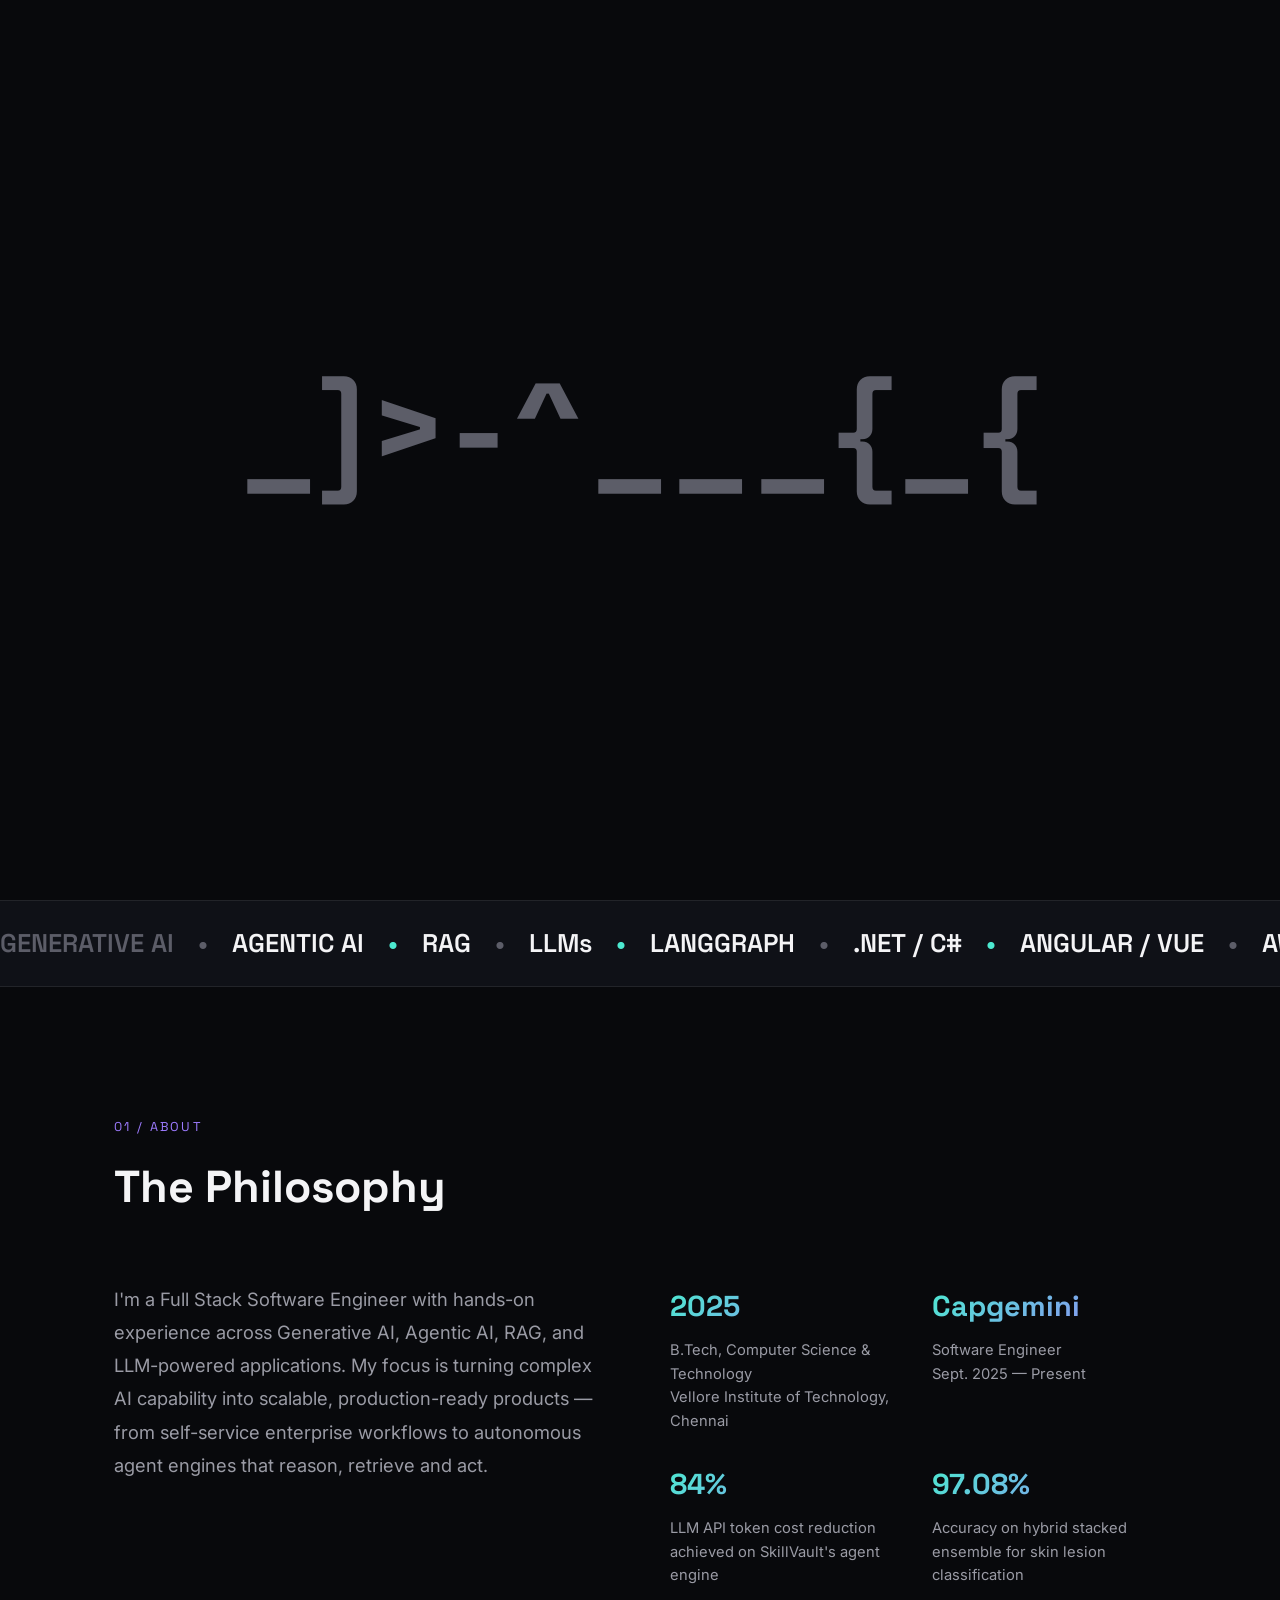
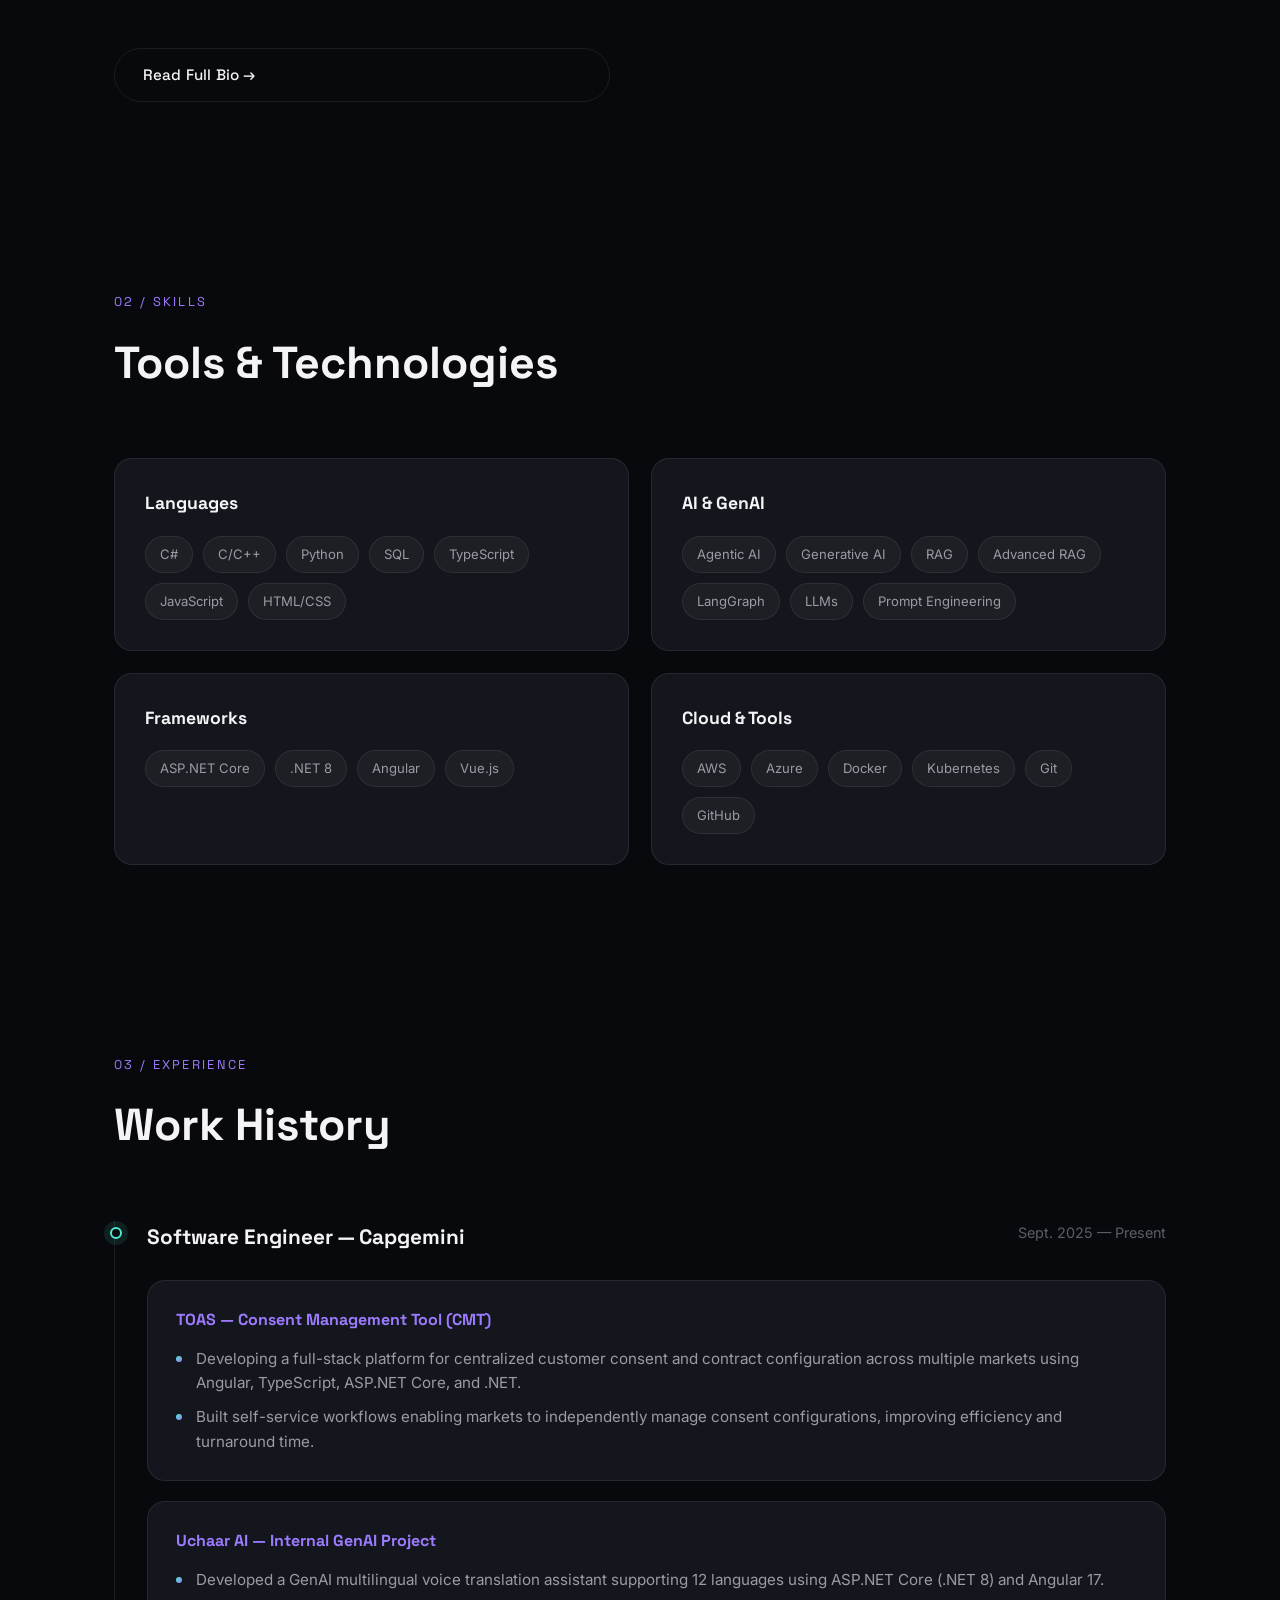
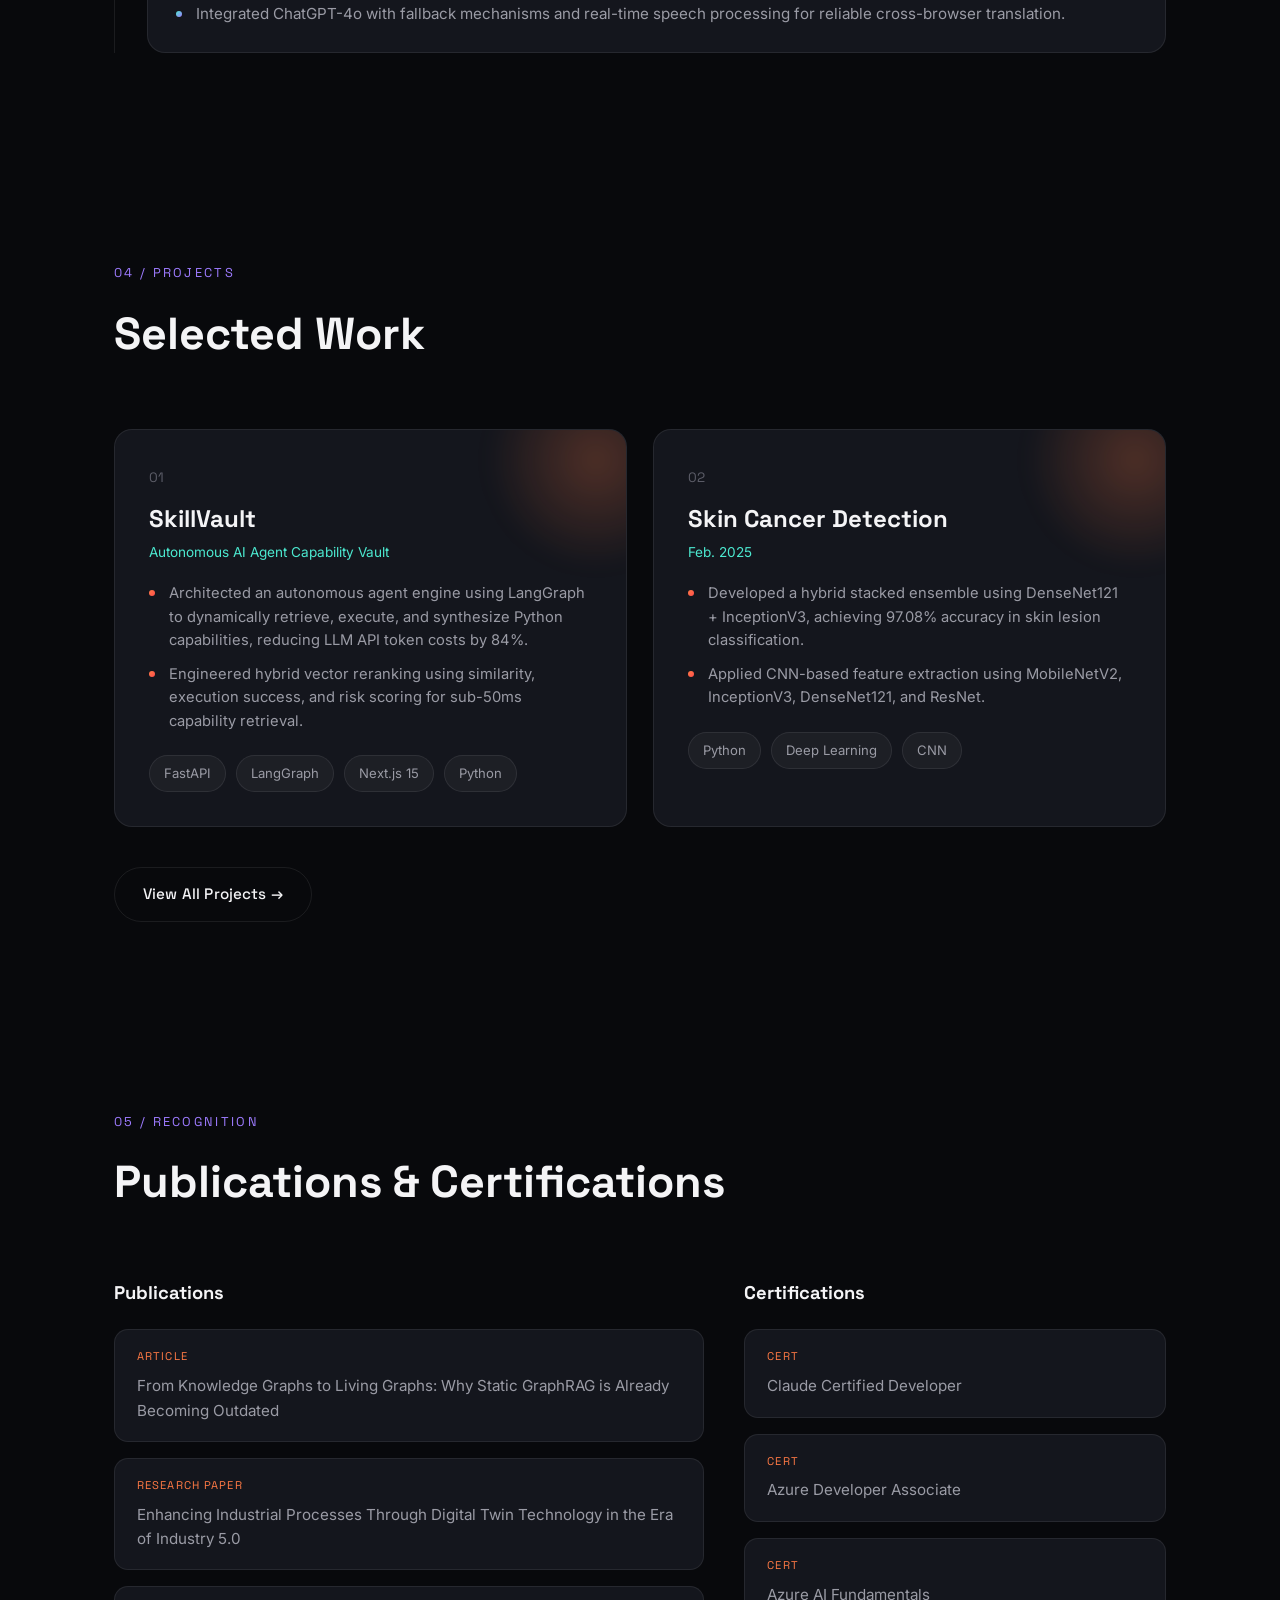
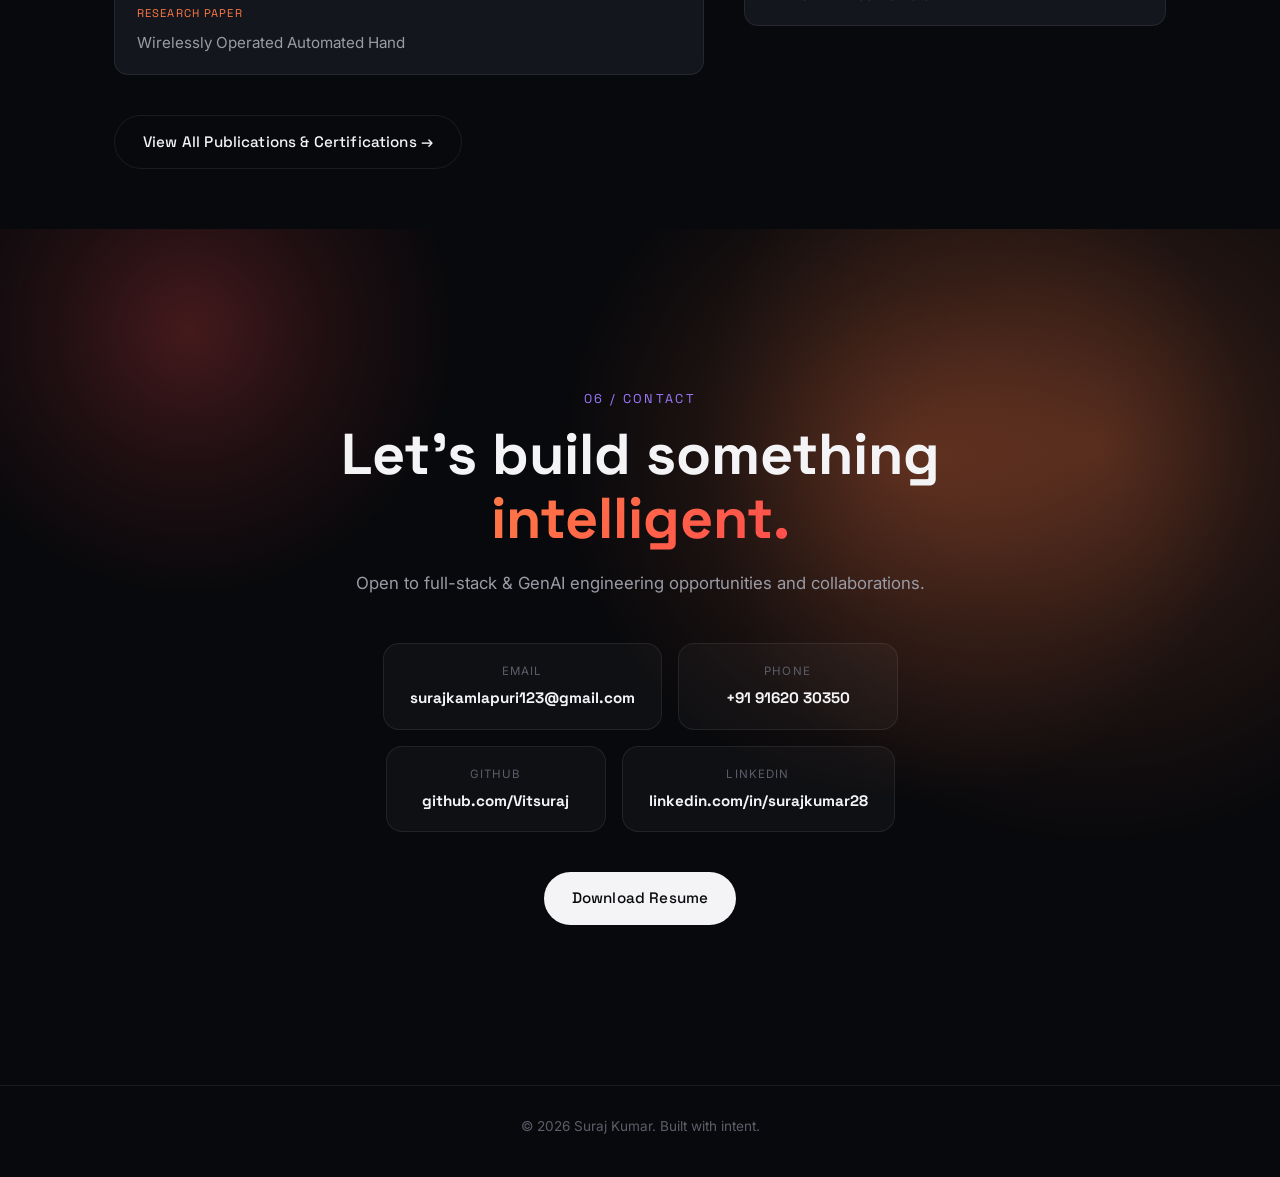
<file: index.html>
<!DOCTYPE html>
<html lang="en">
<head>
<meta charset="UTF-8" />
<meta name="viewport" content="width=device-width, initial-scale=1.0" />
<title>Suraj Kumar — Full Stack, AI &amp; LLM Engineer | GenAI, Agentic AI, RAG</title>
<meta name="description" content="Suraj Kumar is a Full Stack Software Engineer and AI/LLM Engineer building Generative AI, Agentic AI, RAG and LLM-powered applications. Explore projects, experience &amp; publications." />
<link rel="canonical" href="https://vitsuraj.github.io/suraj_portfolio/" />
<link rel="icon" type="image/png" href="assets/img/profile.png" />
<meta property="og:type" content="website" />
<meta property="og:site_name" content="Suraj Kumar — Portfolio" />
<meta property="og:title" content="Suraj Kumar — Full Stack, AI &amp; LLM Engineer" />
<meta property="og:description" content="Suraj Kumar is a Full Stack Software Engineer and AI/LLM Engineer building Generative AI, Agentic AI, RAG and LLM-powered applications." />
<meta property="og:url" content="https://vitsuraj.github.io/suraj_portfolio/" />
<meta property="og:image" content="https://vitsuraj.github.io/suraj_portfolio/assets/img/profile.png" />
<meta name="twitter:card" content="summary" />
<meta name="twitter:title" content="Suraj Kumar — Full Stack, AI &amp; LLM Engineer" />
<meta name="twitter:description" content="Suraj Kumar is a Full Stack Software Engineer and AI/LLM Engineer building Generative AI, Agentic AI, RAG and LLM-powered applications." />
<title>Suraj Kumar — Full Stack &amp; GenAI Engineer</title>
<meta name="description" content="Suraj Kumar — Full Stack Software Engineer specializing in Generative AI, Agentic AI, RAG and LLM-powered applications." />
<link rel="preconnect" href="https://fonts.googleapis.com">
<link rel="preconnect" href="https://fonts.gstatic.com" crossorigin>
<link href="https://fonts.googleapis.com/css2?family=Space+Grotesk:wght@400;500;600;700&family=Inter:wght@300;400;500;600;700&display=swap" rel="stylesheet">
<link rel="stylesheet" href="css/style.css" />
<script>document.documentElement.classList.add('js');</script>
<script type="application/ld+json">
{
  "@context": "https://schema.org",
  "@type": "Person",
  "name": "Suraj Kumar",
  "url": "https://vitsuraj.github.io/suraj_portfolio/",
  "image": "https://vitsuraj.github.io/suraj_portfolio/assets/img/profile.png",
  "jobTitle": "Full Stack Software Engineer | AI &amp; LLM Engineer",
  "description": "Suraj Kumar is a Full Stack Software Engineer and AI/LLM Engineer specializing in Generative AI, Agentic AI, RAG and LLM-powered applications.",
  "worksFor": {
    "@type": "Organization",
    "name": "Capgemini"
  },
  "alumniOf": {
    "@type": "CollegeOrUniversity",
    "name": "Vellore Institute of Technology, Chennai"
  },
  "email": "mailto:surajkamlapuri123@gmail.com",
  "sameAs": [
    "https://github.com/Vitsuraj",
    "https://www.linkedin.com/in/surajkumar28/"
  ],
  "knowsAbout": [
    "Artificial Intelligence",
    "AI Engineering",
    "Generative AI",
    "Agentic AI",
    "RAG",
    "Large Language Models",
    "LLM",
    "LangGraph",
    "ASP.NET Core",
    "Angular",
    "Vue.js"
  ]
}
</script>
</head>
<body class="is-loading">

  <!-- PRELOADER: percentage counter + name, fades into the name-reveal intro -->
  <div class="preloader" id="preloader" role="status" aria-live="polite">
    <div class="preloader__inner">
      <span class="preloader__count" id="preloaderCount">0</span>
      <span class="preloader__name">Suraj Kumar</span>
      <div class="preloader__bar">
        <span class="preloader__bar-fill" id="preloaderBarFill"></span>
      </div>
    </div>
  </div>

  <!-- INTRO NAME REVEAL: large glitch/scramble reveal of the name before the site appears -->
  <div class="intro-name" id="introName" aria-hidden="true">
    <span class="intro-name__glow intro-name__glow--warm"></span>
    <span class="intro-name__glow intro-name__glow--cool"></span>
    <div class="intro-name__body">
      <h1 class="intro-name__text" id="introNameText"><span id="introNameScramble"></span></h1>
      <p class="intro-name__tagline" id="introNameTagline">Full Stack Engineer · GenAI · Agentic AI</p>
    </div>
    <span class="intro-name__scanlines"></span>
  </div>

  <!-- Custom cursor glow -->
  <div class="cursor-glow" id="cursorGlow"></div>

  <!-- Image cursor: replaces the pointer with a soft glow that reveals the
       matching crop of the hover (x-ray) portrait, aligned to wherever it
       sits over the photo -->
  <div class="image-cursor" id="imageCursor" aria-hidden="true">
    <span class="image-cursor__glow"></span>
    <div class="image-cursor__crop" id="imageCursorCrop"></div>
  </div>

  <!-- NAV -->
  <header class="nav" id="nav">
    <a href="#home" class="nav__logo">SK<span class="dot">.</span></a>

    <nav class="nav__links" id="navLinks">
      <a href="#home">Home</a>
      <a href="#about">About</a>
      <a href="#skills">Skills</a>
      <a href="#experience">Experience</a>
      <a href="#projects">Projects</a>
      <a href="#publications">Publications</a>
      <a href="#contact">Contact</a>
    </nav>

    <a class="btn btn--ghost nav__cta" href="assets/resume/Suraj_Kumar_Resume.pdf" download>Resume</a>

    <button class="nav__burger" id="burger" aria-label="Toggle menu">
      <span></span><span></span><span></span>
    </button>
  </header>

  <!-- HERO -->
  <section class="hero" id="home">
    <canvas class="blob-canvas" id="heroBlob"></canvas>

    <div class="hero__inner">
      <div class="hero__text">
        <p class="eyebrow reveal">Full Stack Engineer · GenAI · Agentic AI · RAG</p>
        <h1 class="hero__title">
          <span class="reveal">Engineering</span>
          <span class="reveal">Intelligence</span>
          <span class="reveal"><em>Beyond</em> the Ordinary.</span>
        </h1>
        <p class="hero__subtitle reveal">
          I'm Suraj Kumar — a Full Stack Software Engineer who builds scalable,
          production-ready platforms and weaves LLM-powered intelligence into
          real-world applications.
        </p>
        <div class="hero__actions reveal">
          <a href="#projects" class="btn btn--primary">View Work</a>
          <a href="#contact" class="btn btn--outline">Let's Talk</a>
        </div>
      </div>

      <div class="hero__portrait reveal">
        <div class="portrait-ring"></div>
        <div class="portrait-ring portrait-ring--2"></div>
        <div class="portrait-glow"></div>

        <div class="portrait-figure" id="portraitFigure">
          <img class="portrait-photo" src="assets/img/profile.png" alt="Suraj Kumar" />

          <!-- Skeleton / x-ray scan overlay — masked to the photo's alpha silhouette -->
          <div class="portrait-skeleton">
            <div class="portrait-skeleton__grid"></div>
            <svg class="portrait-skeleton__svg" viewBox="0 0 100 100" preserveAspectRatio="none">
              <g class="skeleton-lines">
                <line x1="43" y1="33" x2="63" y2="28" />
                <line x1="63" y1="28" x2="74" y2="38" />
                <line x1="43" y1="33" x2="38" y2="47" />
                <line x1="38" y1="47" x2="42" y2="58" />
                <line x1="42" y1="58" x2="40" y2="66" />
                <line x1="40" y1="66" x2="60" y2="70" />
                <line x1="60" y1="70" x2="74" y2="38" />
                <line x1="74" y1="38" x2="72" y2="50" />
                <line x1="43" y1="33" x2="30" y2="20" />
                <line x1="63" y1="28" x2="55" y2="12" />
              </g>
              <g class="skeleton-nodes">
                <circle cx="43" cy="33" r="1.1" />
                <circle cx="63" cy="28" r="1.1" />
                <circle cx="74" cy="38" r="1.1" />
                <circle cx="38" cy="47" r="1.1" />
                <circle cx="42" cy="58" r="1.1" />
                <circle cx="40" cy="66" r="1.1" />
                <circle cx="60" cy="70" r="1.1" />
                <circle cx="72" cy="50" r="1.1" />
                <circle cx="30" cy="20" r="0.9" />
                <circle cx="55" cy="12" r="0.9" />
              </g>
            </svg>
          </div>

          <div class="portrait-scanline"></div>
          <span class="portrait-scan-label">Scanning…</span>
        </div>

        <span class="portrait-tag portrait-tag--1">AGENTIC AI</span>
        <span class="portrait-tag portrait-tag--2">RAG · LLMs</span>
      </div>
    </div>

    <div class="scroll-hint reveal">
      <span>Scroll</span>
      <div class="scroll-hint__line"></div>
    </div>
  </section>

  <!-- MARQUEE -->
  <div class="marquee">
    <div class="marquee__track">
      <span>GENERATIVE&nbsp;AI</span><span>•</span>
      <span>AGENTIC&nbsp;AI</span><span>•</span>
      <span>RAG</span><span>•</span>
      <span>LLMs</span><span>•</span>
      <span>LANGGRAPH</span><span>•</span>
      <span>.NET&nbsp;/&nbsp;C#</span><span>•</span>
      <span>ANGULAR&nbsp;/&nbsp;VUE</span><span>•</span>
      <span>AWS&nbsp;/&nbsp;AZURE</span><span>•</span>
      <span>DOCKER&nbsp;/&nbsp;K8S</span><span>•</span>
      <span>GENERATIVE&nbsp;AI</span><span>•</span>
      <span>AGENTIC&nbsp;AI</span><span>•</span>
      <span>RAG</span><span>•</span>
      <span>LLMs</span><span>•</span>
      <span>LANGGRAPH</span><span>•</span>
      <span>.NET&nbsp;/&nbsp;C#</span><span>•</span>
      <span>ANGULAR&nbsp;/&nbsp;VUE</span><span>•</span>
      <span>AWS&nbsp;/&nbsp;AZURE</span><span>•</span>
      <span>DOCKER&nbsp;/&nbsp;K8S</span><span>•</span>
    </div>
  </div>

  <!-- ABOUT -->
  <section class="section about" id="about">
    <div class="section__head reveal">
      <p class="section__tag">01 / About</p>
      <h2 class="section__title">The Philosophy</h2>
    </div>

    <div class="about__grid">
      <p class="about__text reveal">
        I'm a Full Stack Software Engineer with hands-on experience across
        Generative AI, Agentic AI, RAG, and LLM-powered applications. My focus
        is turning complex AI capability into scalable, production-ready
        products — from self-service enterprise workflows to autonomous agent
        engines that reason, retrieve and act.
      </p>

      <div class="about__facts reveal">
        <div class="fact">
          <h3>2025</h3>
          <p>B.Tech, Computer Science &amp; Technology<br />Vellore Institute of Technology, Chennai</p>
        </div>
        <div class="fact">
          <h3>Capgemini</h3>
          <p>Software Engineer<br />Sept. 2025 — Present</p>
        </div>
        <div class="fact">
          <h3>84%</h3>
          <p>LLM API token cost reduction achieved on SkillVault's agent engine</p>
        </div>
        <div class="fact">
          <h3>97.08%</h3>
          <p>Accuracy on hybrid stacked ensemble for skin lesion classification</p>
        </div>
      </div>
      <a href="about.html" class="btn btn--outline about__more reveal">Read Full Bio →</a>
    </div>
  </section>

  <!-- SKILLS -->
  <section class="section skills" id="skills">
    <div class="section__head reveal">
      <p class="section__tag">02 / Skills</p>
      <h2 class="section__title">Tools &amp; Technologies</h2>
    </div>

    <div class="skills__grid">
      <div class="skill-card reveal">
        <h3>Languages</h3>
        <div class="tags">
          <span>C#</span><span>C/C++</span><span>Python</span><span>SQL</span>
          <span>TypeScript</span><span>JavaScript</span><span>HTML/CSS</span>
        </div>
      </div>
      <div class="skill-card reveal">
        <h3>AI &amp; GenAI</h3>
        <div class="tags">
          <span>Agentic AI</span><span>Generative AI</span><span>RAG</span>
          <span>Advanced RAG</span><span>LangGraph</span><span>LLMs</span>
          <span>Prompt Engineering</span>
        </div>
      </div>
      <div class="skill-card reveal">
        <h3>Frameworks</h3>
        <div class="tags">
          <span>ASP.NET Core</span><span>.NET 8</span><span>Angular</span><span>Vue.js</span>
        </div>
      </div>
      <div class="skill-card reveal">
        <h3>Cloud &amp; Tools</h3>
        <div class="tags">
          <span>AWS</span><span>Azure</span><span>Docker</span><span>Kubernetes</span>
          <span>Git</span><span>GitHub</span>
        </div>
      </div>
    </div>
  </section>

  <!-- EXPERIENCE -->
  <section class="section experience" id="experience">
    <div class="section__head reveal">
      <p class="section__tag">03 / Experience</p>
      <h2 class="section__title">Work History</h2>
    </div>

    <div class="timeline">
      <div class="timeline__item reveal">
        <div class="timeline__marker"></div>
        <div class="timeline__content">
          <div class="timeline__meta">
            <h3>Software Engineer — Capgemini</h3>
            <span>Sept. 2025 — Present</span>
          </div>

          <div class="timeline__sub">
            <h4>TOAS — Consent Management Tool (CMT)</h4>
            <ul>
              <li>Developing a full-stack platform for centralized customer consent and contract configuration across multiple markets using Angular, TypeScript, ASP.NET Core, and .NET.</li>
              <li>Built self-service workflows enabling markets to independently manage consent configurations, improving efficiency and turnaround time.</li>
            </ul>
          </div>

          <div class="timeline__sub">
            <h4>Uchaar AI — Internal GenAI Project</h4>
            <ul>
              <li>Developed a GenAI multilingual voice translation assistant supporting 12 languages using ASP.NET Core (.NET 8) and Angular 17.</li>
              <li>Integrated ChatGPT-4o with fallback mechanisms and real-time speech processing for reliable cross-browser translation.</li>
            </ul>
          </div>
        </div>
      </div>
    </div>
  </section>

  <!-- PROJECTS -->
  <section class="section projects" id="projects">
    <div class="section__head reveal">
      <p class="section__tag">04 / Projects</p>
      <h2 class="section__title">Selected Work</h2>
    </div>

    <div class="projects__grid">
      <article class="project-card reveal">
        <div class="project-card__glow"></div>
        <span class="project-card__index">01</span>
        <h3>SkillVault</h3>
        <p class="project-card__role">Autonomous AI Agent Capability Vault</p>
        <ul>
          <li>Architected an autonomous agent engine using LangGraph to dynamically retrieve, execute, and synthesize Python capabilities, reducing LLM API token costs by 84%.</li>
          <li>Engineered hybrid vector reranking using similarity, execution success, and risk scoring for sub-50ms capability retrieval.</li>
        </ul>
        <div class="tags">
          <span>FastAPI</span><span>LangGraph</span><span>Next.js 15</span><span>Python</span>
        </div>
      </article>

      <article class="project-card reveal">
        <div class="project-card__glow"></div>
        <span class="project-card__index">02</span>
        <h3>Skin Cancer Detection</h3>
        <p class="project-card__role">Feb. 2025</p>
        <ul>
          <li>Developed a hybrid stacked ensemble using DenseNet121 + InceptionV3, achieving 97.08% accuracy in skin lesion classification.</li>
          <li>Applied CNN-based feature extraction using MobileNetV2, InceptionV3, DenseNet121, and ResNet.</li>
        </ul>
        <div class="tags">
          <span>Python</span><span>Deep Learning</span><span>CNN</span>
        </div>
      </article>
    </div>
    <p class="reveal" style="margin-top:40px;">
      <a href="projects.html" class="btn btn--outline">View All Projects →</a>
    </p>
  </section>

  <!-- PUBLICATIONS + CERTS -->
  <section class="section publications" id="publications">
    <div class="section__head reveal">
      <p class="section__tag">05 / Recognition</p>
      <h2 class="section__title">Publications &amp; Certifications</h2>
    </div>

    <div class="pub-grid">
      <div class="pub-col reveal">
        <h3>Publications</h3>
        <ul class="pub-list">
          <li>
            <span class="pub-type">Article</span>
            From Knowledge Graphs to Living Graphs: Why Static GraphRAG is Already Becoming Outdated
          </li>
          <li>
            <span class="pub-type">Research Paper</span>
            Enhancing Industrial Processes Through Digital Twin Technology in the Era of Industry 5.0
          </li>
          <li>
            <span class="pub-type">Research Paper</span>
            Wirelessly Operated Automated Hand
          </li>
        </ul>
      </div>

      <div class="pub-col reveal">
        <h3>Certifications</h3>
        <ul class="pub-list">
          <li><span class="pub-type">Cert</span>Claude Certified Developer</li>
          <li><span class="pub-type">Cert</span>Azure Developer Associate</li>
          <li><span class="pub-type">Cert</span>Azure AI Fundamentals</li>
        </ul>
      </div>
    </div>
    <p class="reveal" style="margin-top:40px;">
      <a href="publications.html" class="btn btn--outline">View All Publications &amp; Certifications →</a>
    </p>
  </section>

  <!-- CONTACT -->
  <section class="section contact" id="contact">
    <canvas class="blob-canvas blob-canvas--contact" id="contactBlob"></canvas>
    <div class="contact__inner reveal">
      <p class="section__tag">06 / Contact</p>
      <h2 class="contact__title">Let's build something<br /><em>intelligent.</em></h2>
      <p class="contact__subtitle">
        Open to full-stack &amp; GenAI engineering opportunities and collaborations.
      </p>

      <div class="contact__links">
        <a href="mailto:surajkamlapuri123@gmail.com" class="contact__link">
          <span>Email</span>
          <strong>surajkamlapuri123@gmail.com</strong>
        </a>
        <a href="tel:+919162030350" class="contact__link">
          <span>Phone</span>
          <strong>+91 91620 30350</strong>
        </a>
        <a href="https://github.com/Vitsuraj" target="_blank" rel="noopener" class="contact__link">
          <span>GitHub</span>
          <strong>github.com/Vitsuraj</strong>
        </a>
        <a href="https://www.linkedin.com/in/surajkumar28/" target="_blank" rel="noopener" class="contact__link">
          <span>LinkedIn</span>
          <strong>linkedin.com/in/surajkumar28</strong>
        </a>
      </div>

      <a href="assets/resume/Suraj_Kumar_Resume.pdf" download class="btn btn--primary contact__resume">Download Resume</a>
    </div>
  </section>

  <footer class="footer">
    <p>&copy; <span id="year"></span> Suraj Kumar. Built with intent.</p>
  </footer>

  <script src="js/main.js"></script>
</body>
</html>
</file>
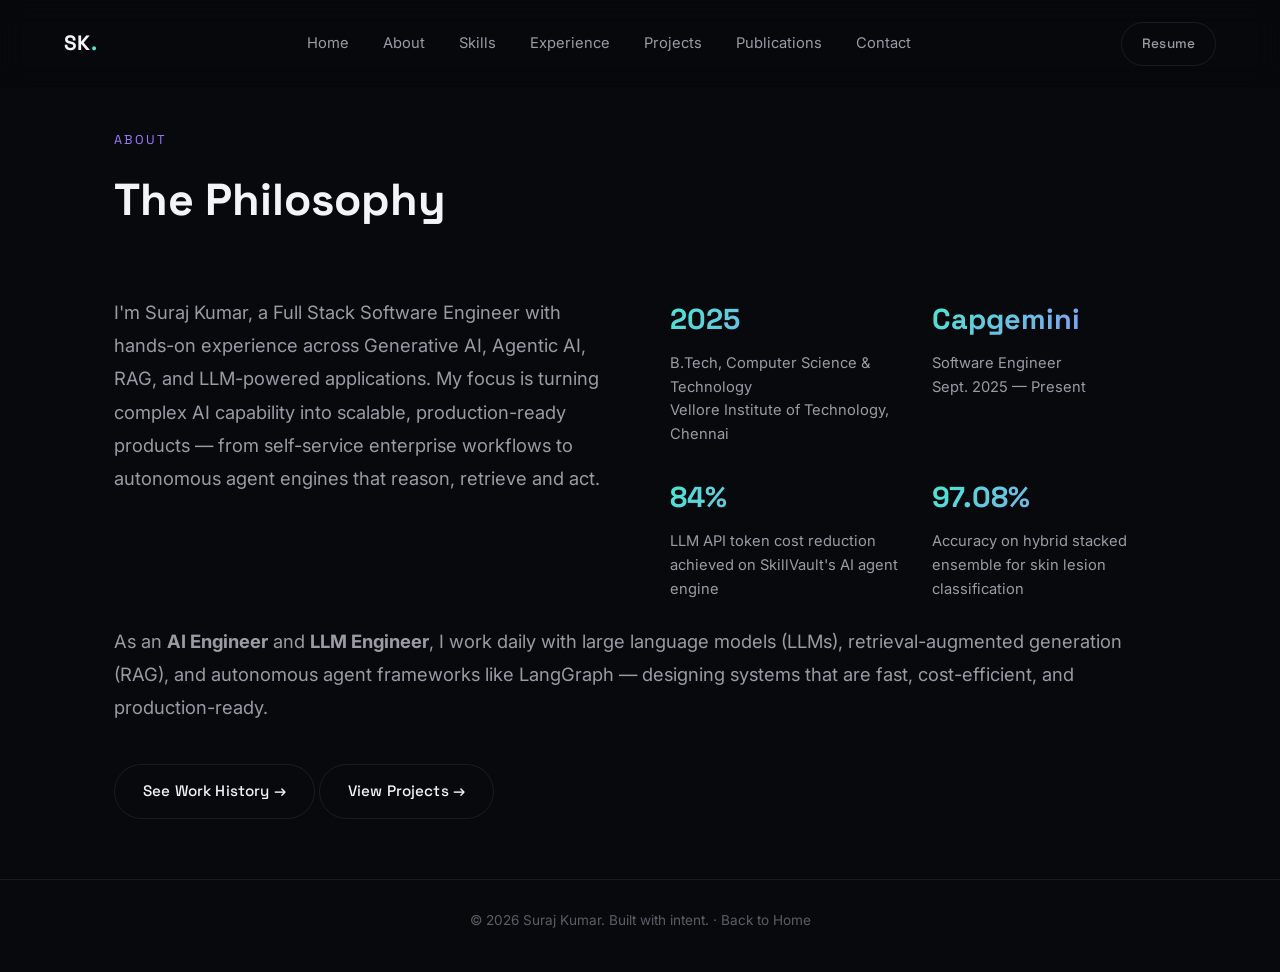
<file: about.html>
<!DOCTYPE html>
<html lang="en">
<head>
<meta charset="UTF-8" />
<meta name="viewport" content="width=device-width, initial-scale=1.0" />
<title>About Suraj Kumar — Full Stack, AI &amp; LLM Engineer</title>
<meta name="description" content="Learn about Suraj Kumar, a Full Stack Software Engineer and AI/LLM Engineer specializing in Generative AI, Agentic AI, RAG and LLM-powered applications, based in India." />
<link rel="canonical" href="https://vitsuraj.github.io/suraj_portfolio/about.html" />
<link rel="icon" type="image/png" href="assets/img/profile.png" />
<meta property="og:type" content="profile" />
<meta property="og:site_name" content="Suraj Kumar — Portfolio" />
<meta property="og:title" content="About Suraj Kumar — Full Stack, AI &amp; LLM Engineer" />
<meta property="og:description" content="Learn about Suraj Kumar, a Full Stack Software Engineer and AI/LLM Engineer specializing in Generative AI, Agentic AI, RAG and LLM-powered applications." />
<meta property="og:url" content="https://vitsuraj.github.io/suraj_portfolio/about.html" />
<meta property="og:image" content="https://vitsuraj.github.io/suraj_portfolio/assets/img/profile.png" />
<meta name="twitter:card" content="summary" />
<link rel="preconnect" href="https://fonts.googleapis.com">
<link rel="preconnect" href="https://fonts.gstatic.com" crossorigin>
<link href="https://fonts.googleapis.com/css2?family=Space+Grotesk:wght@400;500;600;700&family=Inter:wght@300;400;500;600;700&display=swap" rel="stylesheet">
<link rel="stylesheet" href="css/style.css" />
</head>
<body>

  <header class="nav" id="nav">
    <a href="index.html#home" class="nav__logo">SK<span class="dot">.</span></a>
    <nav class="nav__links" id="navLinks">
      <a href="index.html#home">Home</a>
      <a href="about.html" aria-current="page">About</a>
      <a href="index.html#skills">Skills</a>
      <a href="index.html#experience">Experience</a>
      <a href="projects.html">Projects</a>
      <a href="publications.html">Publications</a>
      <a href="index.html#contact">Contact</a>
    </nav>
    <a class="btn btn--ghost nav__cta" href="assets/resume/Suraj_Kumar_Resume.pdf" download>Resume</a>
  </header>

  <section class="section about" id="about">
    <div class="section__head">
      <p class="section__tag">About</p>
      <h1 class="section__title">The Philosophy</h1>
    </div>

    <div class="about__grid">
      <p class="about__text">
        I'm Suraj Kumar, a Full Stack Software Engineer with hands-on experience across
        Generative AI, Agentic AI, RAG, and LLM-powered applications. My focus
        is turning complex AI capability into scalable, production-ready
        products — from self-service enterprise workflows to autonomous agent
        engines that reason, retrieve and act.
      </p>

      <div class="about__facts">
        <div class="fact">
          <h3>2025</h3>
          <p>B.Tech, Computer Science &amp; Technology<br />Vellore Institute of Technology, Chennai</p>
        </div>
        <div class="fact">
          <h3>Capgemini</h3>
          <p>Software Engineer<br />Sept. 2025 — Present</p>
        </div>
        <div class="fact">
          <h3>84%</h3>
          <p>LLM API token cost reduction achieved on SkillVault's AI agent engine</p>
        </div>
        <div class="fact">
          <h3>97.08%</h3>
          <p>Accuracy on hybrid stacked ensemble for skin lesion classification</p>
        </div>
      </div>
    </div>

    <p class="about__text" style="margin-top:24px;">
      As an <strong>AI Engineer</strong> and <strong>LLM Engineer</strong>, I work daily with large language models (LLMs),
      retrieval-augmented generation (RAG), and autonomous agent frameworks like LangGraph —
      designing systems that are fast, cost-efficient, and production-ready.
    </p>

    <p style="margin-top:40px;">
      <a href="index.html#experience" class="btn btn--outline">See Work History →</a>
      <a href="projects.html" class="btn btn--outline">View Projects →</a>
    </p>
  </section>

  <footer class="footer">
    <p>&copy; <span id="year">2026</span> Suraj Kumar. Built with intent. &middot; <a href="index.html">Back to Home</a></p>
  </footer>

  <script>document.getElementById('year').textContent = new Date().getFullYear();</script>
</body>
</html>
</file>
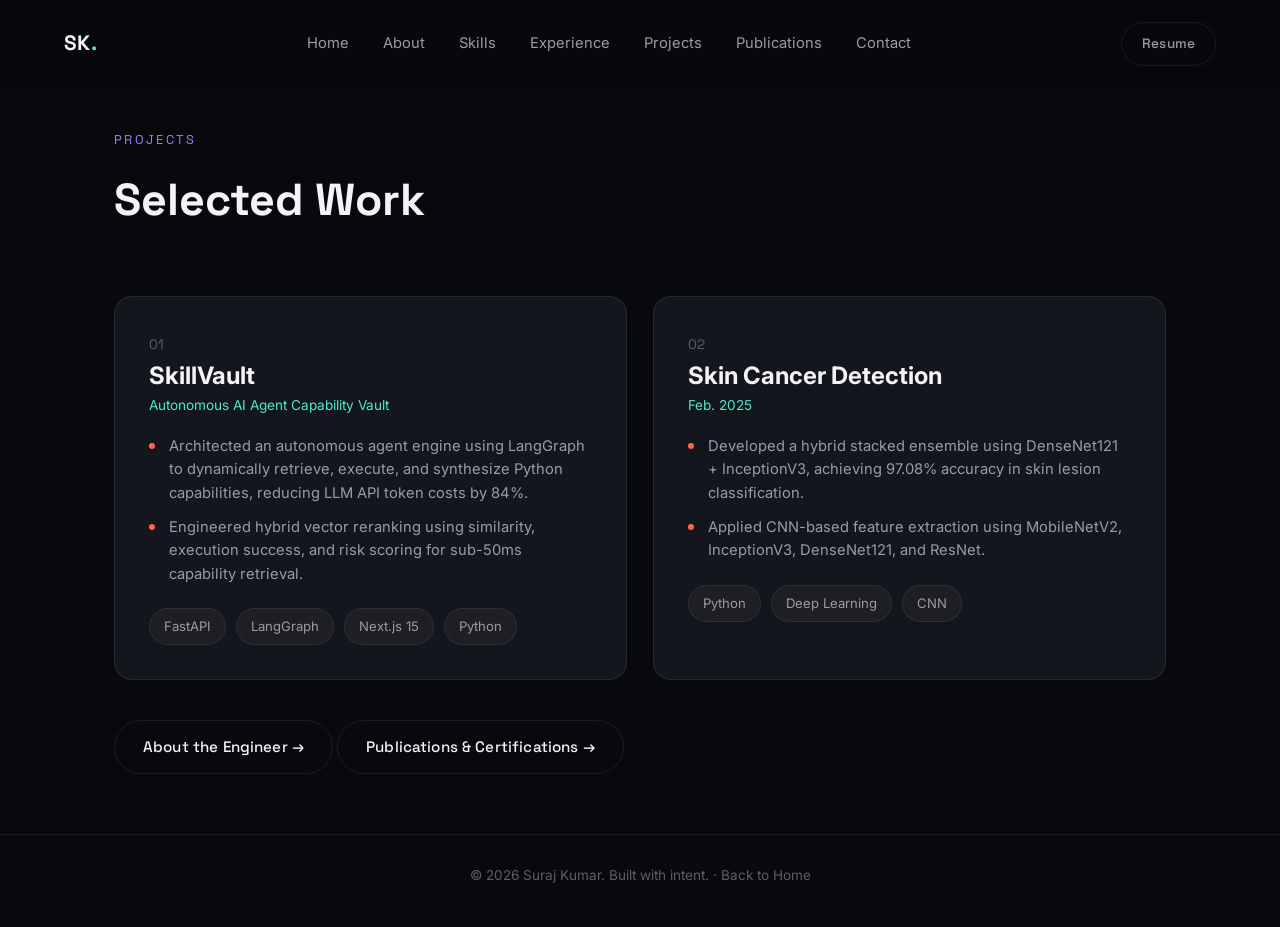
<file: projects.html>
<!DOCTYPE html>
<html lang="en">
<head>
<meta charset="UTF-8" />
<meta name="viewport" content="width=device-width, initial-scale=1.0" />
<title>AI &amp; LLM Projects by Suraj Kumar — SkillVault, Skin Cancer Detection &amp; More</title>
<meta name="description" content="AI and LLM engineering projects by Suraj Kumar including SkillVault, an autonomous LangGraph AI agent engine, and a hybrid deep-learning skin cancer detection system." />
<link rel="canonical" href="https://vitsuraj.github.io/suraj_portfolio/projects.html" />
<link rel="icon" type="image/png" href="assets/img/profile.png" />
<meta property="og:type" content="website" />
<meta property="og:site_name" content="Suraj Kumar — Portfolio" />
<meta property="og:title" content="AI &amp; LLM Projects by Suraj Kumar — SkillVault, Skin Cancer Detection &amp; More" />
<meta property="og:description" content="AI and LLM engineering projects by Suraj Kumar including SkillVault, an autonomous LangGraph AI agent engine, and a hybrid deep-learning skin cancer detection system." />
<meta property="og:url" content="https://vitsuraj.github.io/suraj_portfolio/projects.html" />
<meta property="og:image" content="https://vitsuraj.github.io/suraj_portfolio/assets/img/profile.png" />
<meta name="twitter:card" content="summary" />
<link rel="preconnect" href="https://fonts.googleapis.com">
<link rel="preconnect" href="https://fonts.gstatic.com" crossorigin>
<link href="https://fonts.googleapis.com/css2?family=Space+Grotesk:wght@400;500;600;700&family=Inter:wght@300;400;500;600;700&display=swap" rel="stylesheet">
<link rel="stylesheet" href="css/style.css" />
</head>
<body>

  <header class="nav" id="nav">
    <a href="index.html#home" class="nav__logo">SK<span class="dot">.</span></a>
    <nav class="nav__links" id="navLinks">
      <a href="index.html#home">Home</a>
      <a href="about.html">About</a>
      <a href="index.html#skills">Skills</a>
      <a href="index.html#experience">Experience</a>
      <a href="projects.html" aria-current="page">Projects</a>
      <a href="publications.html">Publications</a>
      <a href="index.html#contact">Contact</a>
    </nav>
    <a class="btn btn--ghost nav__cta" href="assets/resume/Suraj_Kumar_Resume.pdf" download>Resume</a>
  </header>

  <section class="section projects" id="projects">
    <div class="section__head">
      <p class="section__tag">Projects</p>
      <h1 class="section__title">Selected Work</h1>
    </div>

    <div class="projects__grid">
      <article class="project-card">
        <span class="project-card__index">01</span>
        <h2>SkillVault</h2>
        <p class="project-card__role">Autonomous AI Agent Capability Vault</p>
        <ul>
          <li>Architected an autonomous agent engine using LangGraph to dynamically retrieve, execute, and synthesize Python capabilities, reducing LLM API token costs by 84%.</li>
          <li>Engineered hybrid vector reranking using similarity, execution success, and risk scoring for sub-50ms capability retrieval.</li>
        </ul>
        <div class="tags">
          <span>FastAPI</span><span>LangGraph</span><span>Next.js 15</span><span>Python</span>
        </div>
      </article>

      <article class="project-card">
        <span class="project-card__index">02</span>
        <h2>Skin Cancer Detection</h2>
        <p class="project-card__role">Feb. 2025</p>
        <ul>
          <li>Developed a hybrid stacked ensemble using DenseNet121 + InceptionV3, achieving 97.08% accuracy in skin lesion classification.</li>
          <li>Applied CNN-based feature extraction using MobileNetV2, InceptionV3, DenseNet121, and ResNet.</li>
        </ul>
        <div class="tags">
          <span>Python</span><span>Deep Learning</span><span>CNN</span>
        </div>
      </article>
    </div>

    <p style="margin-top:40px;">
      <a href="about.html" class="btn btn--outline">About the Engineer →</a>
      <a href="publications.html" class="btn btn--outline">Publications &amp; Certifications →</a>
    </p>
  </section>

  <footer class="footer">
    <p>&copy; <span id="year">2026</span> Suraj Kumar. Built with intent. &middot; <a href="index.html">Back to Home</a></p>
  </footer>

  <script>document.getElementById('year').textContent = new Date().getFullYear();</script>
</body>
</html>
</file>
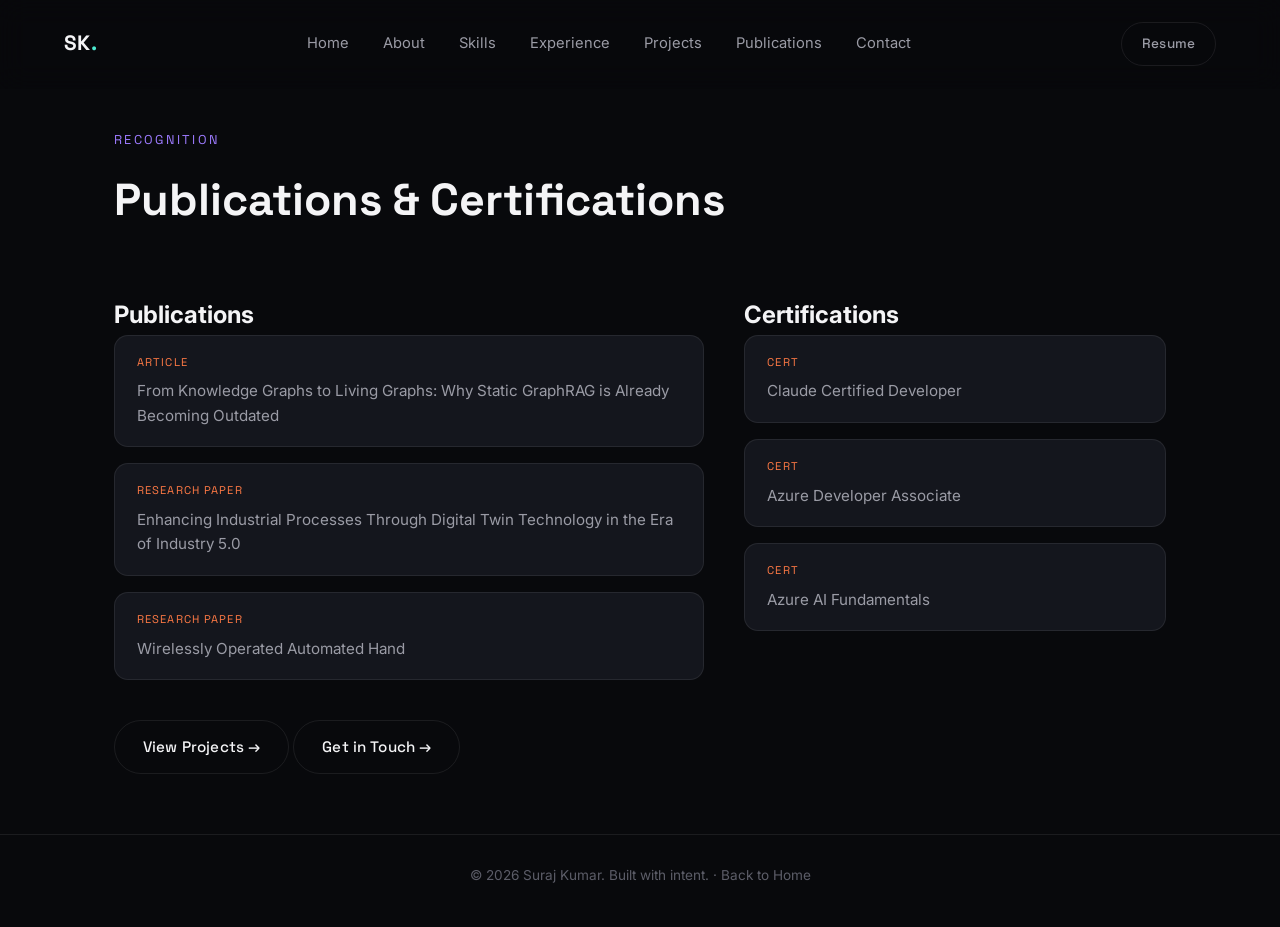
<file: publications.html>
<!DOCTYPE html>
<html lang="en">
<head>
<meta charset="UTF-8" />
<meta name="viewport" content="width=device-width, initial-scale=1.0" />
<title>AI &amp; LLM Publications, Certifications — Suraj Kumar</title>
<meta name="description" content="AI, LLM and software engineering publications and certifications by Suraj Kumar covering GraphRAG, Digital Twin technology, Claude Certified Developer and Azure Developer Associate." />
<link rel="canonical" href="https://vitsuraj.github.io/suraj_portfolio/publications.html" />
<link rel="icon" type="image/png" href="assets/img/profile.png" />
<meta property="og:type" content="website" />
<meta property="og:site_name" content="Suraj Kumar — Portfolio" />
<meta property="og:title" content="AI &amp; LLM Publications, Certifications — Suraj Kumar" />
<meta property="og:description" content="AI, LLM and software engineering publications and certifications by Suraj Kumar covering GraphRAG, Digital Twin technology, Claude Certified Developer and Azure Developer Associate." />
<meta property="og:url" content="https://vitsuraj.github.io/suraj_portfolio/publications.html" />
<meta property="og:image" content="https://vitsuraj.github.io/suraj_portfolio/assets/img/profile.png" />
<meta name="twitter:card" content="summary" />
<link rel="preconnect" href="https://fonts.googleapis.com">
<link rel="preconnect" href="https://fonts.gstatic.com" crossorigin>
<link href="https://fonts.googleapis.com/css2?family=Space+Grotesk:wght@400;500;600;700&family=Inter:wght@300;400;500;600;700&display=swap" rel="stylesheet">
<link rel="stylesheet" href="css/style.css" />
</head>
<body>

  <header class="nav" id="nav">
    <a href="index.html#home" class="nav__logo">SK<span class="dot">.</span></a>
    <nav class="nav__links" id="navLinks">
      <a href="index.html#home">Home</a>
      <a href="about.html">About</a>
      <a href="index.html#skills">Skills</a>
      <a href="index.html#experience">Experience</a>
      <a href="projects.html">Projects</a>
      <a href="publications.html" aria-current="page">Publications</a>
      <a href="index.html#contact">Contact</a>
    </nav>
    <a class="btn btn--ghost nav__cta" href="assets/resume/Suraj_Kumar_Resume.pdf" download>Resume</a>
  </header>

  <section class="section publications" id="publications">
    <div class="section__head">
      <p class="section__tag">Recognition</p>
      <h1 class="section__title">Publications &amp; Certifications</h1>
    </div>

    <div class="pub-grid">
      <div class="pub-col">
        <h2>Publications</h2>
        <ul class="pub-list">
          <li>
            <span class="pub-type">Article</span>
            From Knowledge Graphs to Living Graphs: Why Static GraphRAG is Already Becoming Outdated
          </li>
          <li>
            <span class="pub-type">Research Paper</span>
            Enhancing Industrial Processes Through Digital Twin Technology in the Era of Industry 5.0
          </li>
          <li>
            <span class="pub-type">Research Paper</span>
            Wirelessly Operated Automated Hand
          </li>
        </ul>
      </div>

      <div class="pub-col">
        <h2>Certifications</h2>
        <ul class="pub-list">
          <li><span class="pub-type">Cert</span>Claude Certified Developer</li>
          <li><span class="pub-type">Cert</span>Azure Developer Associate</li>
          <li><span class="pub-type">Cert</span>Azure AI Fundamentals</li>
        </ul>
      </div>
    </div>

    <p style="margin-top:40px;">
      <a href="projects.html" class="btn btn--outline">View Projects →</a>
      <a href="index.html#contact" class="btn btn--outline">Get in Touch →</a>
    </p>
  </section>

  <footer class="footer">
    <p>&copy; <span id="year">2026</span> Suraj Kumar. Built with intent. &middot; <a href="index.html">Back to Home</a></p>
  </footer>

  <script>document.getElementById('year').textContent = new Date().getFullYear();</script>
</body>
</html>
</file>
<file: css/style.css>
/* =========================================================
   Suraj Kumar — Portfolio
   Dark, motion-driven theme blending two reference styles:
   1) Glowing holographic portrait hero
   2) Animated blob + scrolling marquee banner
   ========================================================= */

:root {
  --bg: #08090c;
  --bg-elevated: #0f1117;
  --surface: #14161d;
  --border: rgba(255, 255, 255, 0.08);
  --text: #f4f4f6;
  --text-dim: #9a9ba5;
  --text-faint: #5c5d68;

  --accent-cyan: #4ce9d0;
  --accent-violet: #9d7bff;
  --accent-orange: #ff7a45;
  --accent-red: #ff4d4d;

  --gradient-cool: linear-gradient(135deg, var(--accent-cyan), var(--accent-violet));
  --gradient-warm: linear-gradient(135deg, var(--accent-orange), var(--accent-red));

  --font-display: 'Space Grotesk', 'Inter', sans-serif;
  --font-body: 'Inter', sans-serif;

  --container: 1180px;
  --radius: 18px;
}

* { margin: 0; padding: 0; box-sizing: border-box; }

html { scroll-behavior: smooth; }

body {
  background: var(--bg);
  color: var(--text);
  font-family: var(--font-body);
  line-height: 1.6;
  overflow-x: hidden;
  cursor: default;
}

img { max-width: 100%; display: block; }
a { color: inherit; text-decoration: none; }
ul { list-style: none; }

::selection { background: var(--accent-violet); color: #fff; }

/* Scrollbar */
::-webkit-scrollbar { width: 8px; }
::-webkit-scrollbar-track { background: var(--bg); }
::-webkit-scrollbar-thumb { background: var(--border); border-radius: 8px; }

/* Reveal-on-scroll (progressive enhancement: hidden only once JS confirms it can reveal them) */
.reveal { transition: opacity 0.8s cubic-bezier(.16,1,.3,1), transform 0.8s cubic-bezier(.16,1,.3,1); }
.js .reveal { opacity: 0; transform: translateY(28px); }
.js .reveal.is-visible { opacity: 1; transform: translateY(0); }

/* Cursor glow (desktop only) */
.cursor-glow {
  position: fixed;
  top: 0; left: 0;
  width: 420px; height: 420px;
  border-radius: 50%;
  pointer-events: none;
  background: radial-gradient(circle, rgba(157,123,255,0.12), transparent 70%);
  transform: translate(-50%, -50%);
  z-index: 2;
  transition: opacity 0.3s ease;
}
@media (max-width: 900px) { .cursor-glow { display: none; } }

/* =========================
   Image cursor
   Replaces the native pointer with a soft circular glow that
   reveals the *matching crop* of hover.png — whatever part of
   the x-ray portrait sits under the pointer over the actual
   photo. No hard card/tile shape: just a glow that fades out at
   the edges, blending with the profile photo underneath.
   Position (left/top) + the crop (background-position/size) are
   driven from JS (initImageCursor); this file handles look +
   the show/hide + entrance transform only.
========================= */
.image-cursor {
  position: fixed;
  top: 0;
  left: 0;
  width: clamp(130px, 17vw, 210px);
  aspect-ratio: 1 / 1;
  z-index: 500;
  pointer-events: none;
  opacity: 0;
  transform: translate(-50%, -50%) scale(0.6);
  transition: opacity 0.4s cubic-bezier(.16,1,.3,1), transform 0.5s cubic-bezier(.16,1,.3,1);
  will-change: left, top, transform;
}
.image-cursor.is-active {
  opacity: 1;
  transform: translate(-50%, -50%) scale(1);
}

/* Soft ambient glow, blurred well past the crop's own edge so the
   whole thing reads as "light", never as a defined tile/card. */
.image-cursor__glow {
  position: absolute;
  inset: -35%;
  border-radius: 50%;
  background: radial-gradient(circle, rgba(76,233,208,0.4), rgba(157,123,255,0.22) 45%, transparent 72%);
  filter: blur(22px);
  pointer-events: none;
}

/* The crop itself: a circle whose alpha fades out well before its
   own boundary, so there is no visible rim — it simply dissolves. */
.image-cursor__crop {
  position: absolute;
  inset: 0;
  border-radius: 50%;
  background-image: url('../assets/img/hover.png');
  background-repeat: no-repeat;
  filter: saturate(1.2) contrast(1.12) brightness(1.1);
  -webkit-mask-image: radial-gradient(circle, #fff 0%, #fff 46%, transparent 76%);
  mask-image: radial-gradient(circle, #fff 0%, #fff 46%, transparent 76%);
}

@media (hover: hover) and (pointer: fine) {
  .portrait-figure, .portrait-figure * { cursor: none; }
}
@media (hover: none), (pointer: coarse), (max-width: 900px) {
  .image-cursor { display: none; }
}

/* =========================
   Preloader (counter + name)
========================= */
html.is-locked, body.is-loading { overflow: hidden; height: 100%; }

.preloader {
  position: fixed;
  inset: 0;
  z-index: 9999;
  display: flex;
  align-items: center;
  justify-content: center;
  background: radial-gradient(circle at 50% 42%, rgba(76,233,208,0.07), transparent 55%), var(--bg);
  transition: opacity 0.6s cubic-bezier(.16,1,.3,1), visibility 0.6s;
}
.preloader.is-hidden { opacity: 0; visibility: hidden; pointer-events: none; }

.preloader__inner {
  position: relative;
  display: flex;
  flex-direction: column;
  align-items: center;
  gap: 12px;
}

/* Slowly spinning conic ring orbiting behind the counter */
.preloader__inner::before {
  content: '';
  position: absolute;
  top: 50%;
  left: 50%;
  width: clamp(160px, 24vw, 260px);
  height: clamp(160px, 24vw, 260px);
  transform: translate(-50%, -58%);
  border-radius: 50%;
  background: conic-gradient(from 0deg, transparent 0%, rgba(76,233,208,0.5) 12%, transparent 24%, transparent 50%, rgba(157,123,255,0.45) 62%, transparent 74%);
  -webkit-mask: radial-gradient(farthest-side, transparent calc(100% - 2px), #fff calc(100% - 1px));
  mask: radial-gradient(farthest-side, transparent calc(100% - 2px), #fff calc(100% - 1px));
  animation: preloaderRingSpin 3.4s linear infinite;
  opacity: 0.85;
  pointer-events: none;
}
@keyframes preloaderRingSpin { to { transform: translate(-50%, -58%) rotate(360deg); } }

.preloader__count {
  position: relative;
  font-family: var(--font-display);
  font-weight: 700;
  font-size: clamp(2.8rem, 9vw, 4.6rem);
  line-height: 1;
  color: var(--text);
  font-variant-numeric: tabular-nums;
  text-shadow: 0 0 28px rgba(76,233,208,0.25);
}
.preloader__count.is-tick { animation: preloaderTick 0.14s ease-out; }
@keyframes preloaderTick {
  0%   { transform: translateY(-3px); opacity: 0.55; filter: blur(0.6px); }
  100% { transform: translateY(0); opacity: 1; filter: blur(0); }
}

.preloader__name {
  position: relative;
  font-family: var(--font-display);
  font-size: 0.78rem;
  font-weight: 500;
  letter-spacing: 0.32em;
  text-transform: uppercase;
  color: var(--text-faint);
  display: inline-flex;
  align-items: center;
  gap: 8px;
}
.preloader__name::before {
  content: '';
  width: 5px;
  height: 5px;
  border-radius: 50%;
  background: var(--accent-cyan);
  box-shadow: 0 0 8px 2px rgba(76,233,208,0.7);
  animation: preloaderDotPulse 1.1s ease-in-out infinite;
}
@keyframes preloaderDotPulse {
  0%, 100% { opacity: 0.3; transform: scale(0.8); }
  50% { opacity: 1; transform: scale(1.15); }
}

.preloader__bar {
  position: relative;
  width: 220px;
  height: 2px;
  margin-top: 8px;
  background: var(--border);
  overflow: hidden;
  border-radius: 2px;
}
.preloader__bar-fill {
  position: relative;
  display: block;
  top: 0; left: 0;
  height: 100%;
  width: 0%;
  background: linear-gradient(90deg, var(--accent-cyan), var(--accent-violet), var(--accent-red));
  box-shadow: 0 0 14px 1px rgba(255, 77, 77, 0.55);
  transition: width 0.15s linear;
  overflow: hidden;
}
.preloader__bar-fill::after {
  content: '';
  position: absolute;
  inset: 0;
  background: linear-gradient(90deg, transparent, rgba(255,255,255,0.85), transparent);
  width: 60px;
  animation: preloaderShimmer 1.1s ease-in-out infinite;
}
@keyframes preloaderShimmer {
  0% { transform: translateX(-80px); }
  100% { transform: translateX(240px); }
}

/* =========================
   Intro name reveal
========================= */
.intro-name {
  position: fixed;
  inset: 0;
  z-index: 9998;
  display: flex;
  align-items: center;
  justify-content: center;
  background: var(--bg);
  overflow: hidden;
  opacity: 0;
  visibility: hidden;
  transition: opacity 0.5s ease, visibility 0.5s;
}
.intro-name.is-active { opacity: 1; visibility: visible; }
.intro-name.is-leaving {
  clip-path: circle(0% at 50% 52%);
  transition: clip-path 0.85s cubic-bezier(.7,0,.2,1);
}

.intro-name__body {
  position: relative;
  z-index: 1;
  display: flex;
  flex-direction: column;
  align-items: center;
  gap: 18px;
}

.intro-name__glow {
  position: absolute;
  top: 50%;
  width: 46vw;
  height: 46vw;
  max-width: 560px;
  max-height: 560px;
  border-radius: 50%;
  filter: blur(30px);
  transform: translateY(-50%);
  opacity: 0;
  pointer-events: none;
}
.intro-name__glow--warm {
  left: -20%;
  background: radial-gradient(circle, rgba(255, 122, 69, 0.55), rgba(255, 77, 77, 0.25) 45%, transparent 70%);
}
.intro-name__glow--cool {
  right: -20%;
  left: auto;
  background: radial-gradient(circle, rgba(76,233,208,0.5), rgba(157,123,255,0.28) 45%, transparent 70%);
}
.intro-name.is-active .intro-name__glow--warm {
  animation: introGlowSweepWarm 1.8s cubic-bezier(.22,.61,.36,1) 0.1s both;
}
.intro-name.is-active .intro-name__glow--cool {
  animation: introGlowSweepCool 1.8s cubic-bezier(.22,.61,.36,1) 0.35s both;
}
@keyframes introGlowSweepWarm {
  0%   { left: -20%; opacity: 0; }
  15%  { opacity: 0.85; }
  85%  { opacity: 0.55; }
  100% { left: 60%; opacity: 0; }
}
@keyframes introGlowSweepCool {
  0%   { right: -20%; opacity: 0; }
  15%  { opacity: 0.8; }
  85%  { opacity: 0.5; }
  100% { right: 60%; opacity: 0; }
}

.intro-name__text {
  position: relative;
  font-family: var(--font-display);
  font-weight: 700;
  text-transform: uppercase;
  letter-spacing: 0.02em;
  font-size: clamp(2.6rem, 11vw, 8rem);
  color: var(--text);
  text-align: center;
  white-space: nowrap;
  padding: 0 5vw;
  transition: transform 0.6s cubic-bezier(.16,1,.3,1);
}
.intro-name__text .is-scrambling { color: var(--text-faint); }

/* Once the scramble locks in, wash the name with a moving gradient
   and give it a soft punch-in for a premium "arrival" feel. */
.intro-name__text.is-settled {
  background: linear-gradient(100deg, var(--text) 30%, var(--accent-cyan) 45%, var(--accent-violet) 55%, var(--text) 70%);
  background-size: 260% 100%;
  background-position: 100% 0;
  -webkit-background-clip: text;
  background-clip: text;
  color: transparent;
  animation: introTextSheen 1.6s ease 0.05s both, introTextPunch 0.6s cubic-bezier(.16,1,.3,1) both;
}
@keyframes introTextSheen {
  0% { background-position: 130% 0; }
  100% { background-position: -30% 0; }
}
@keyframes introTextPunch {
  0% { transform: scale(0.96); }
  60% { transform: scale(1.015); }
  100% { transform: scale(1); }
}

.intro-name__tagline {
  font-family: var(--font-display);
  font-size: clamp(0.7rem, 1.6vw, 0.9rem);
  letter-spacing: 0.34em;
  text-transform: uppercase;
  color: var(--text-faint);
  text-align: center;
  opacity: 0;
  transform: translateY(10px);
}
.intro-name__tagline.is-visible {
  animation: introTaglineIn 0.7s cubic-bezier(.16,1,.3,1) both;
}
@keyframes introTaglineIn {
  0% { opacity: 0; transform: translateY(10px); letter-spacing: 0.5em; }
  100% { opacity: 1; transform: translateY(0); letter-spacing: 0.34em; }
}

.intro-name__scanlines {
  position: absolute;
  inset: 0;
  z-index: 2;
  pointer-events: none;
  opacity: 0;
  background: repeating-linear-gradient(
    to bottom,
    rgba(255, 255, 255, 0.06) 0px,
    rgba(255, 255, 255, 0.06) 1px,
    transparent 1px,
    transparent 3px
  );
  mix-blend-mode: overlay;
}
.intro-name.is-active .intro-name__scanlines {
  animation: introScanFlicker 1.4s steps(2, jump-none) 0.15s both;
}
@keyframes introScanFlicker {
  0%   { opacity: 0; }
  10%  { opacity: 0.5; }
  40%  { opacity: 0.2; }
  60%  { opacity: 0.45; }
  100% { opacity: 0; }
}

@media (prefers-reduced-motion: reduce) {
  .preloader, .intro-name { transition: opacity 0.3s ease; }
  .preloader__inner::before,
  .preloader__bar-fill::after,
  .preloader__name::before,
  .intro-name__glow,
  .intro-name__scanlines,
  .intro-name__text.is-settled { animation: none !important; opacity: 0 !important; }
  .intro-name.is-leaving { clip-path: none; opacity: 0; }
}

/* =========================
   Buttons
========================= */
.btn {
  display: inline-flex;
  align-items: center;
  gap: 8px;
  padding: 14px 28px;
  border-radius: 999px;
  font-family: var(--font-display);
  font-weight: 500;
  font-size: 0.95rem;
  letter-spacing: 0.01em;
  transition: transform 0.35s cubic-bezier(.16,1,.3,1), box-shadow 0.35s ease, background 0.3s ease, color 0.3s ease;
  white-space: nowrap;
}
.btn--primary {
  background: var(--text);
  color: var(--bg);
}
.btn--primary:hover {
  transform: translateY(-3px);
  box-shadow: 0 12px 30px rgba(255,255,255,0.15);
}
.btn--outline {
  border: 1px solid var(--border);
  color: var(--text);
}
.btn--outline:hover {
  border-color: var(--accent-violet);
  background: rgba(157,123,255,0.08);
  transform: translateY(-3px);
}
.btn--ghost {
  padding: 10px 20px;
  font-size: 0.85rem;
  border: 1px solid var(--border);
  color: var(--text-dim);
}
.btn--ghost:hover { color: var(--text); border-color: var(--text-dim); }

/* =========================
   Nav
========================= */
.nav {
  position: fixed;
  top: 0; left: 0; right: 0;
  z-index: 100;
  display: flex;
  align-items: center;
  justify-content: space-between;
  padding: 22px clamp(20px, 5vw, 64px);
  backdrop-filter: blur(14px);
  background: rgba(8, 9, 12, 0.55);
  border-bottom: 1px solid transparent;
  transition: border-color 0.3s ease, background 0.3s ease;
}
.nav.is-scrolled { border-bottom-color: var(--border); }

.nav__logo {
  font-family: var(--font-display);
  font-size: 1.3rem;
  font-weight: 700;
  letter-spacing: 0.02em;
}
.nav__logo .dot { color: var(--accent-cyan); }

.nav__links {
  display: flex;
  gap: 34px;
  font-size: 0.92rem;
  color: var(--text-dim);
}
.nav__links a { position: relative; padding: 4px 0; transition: color 0.25s ease; }
.nav__links a::after {
  content: '';
  position: absolute;
  bottom: -2px; left: 0;
  width: 0; height: 1px;
  background: var(--gradient-cool);
  transition: width 0.3s ease;
}
.nav__links a:hover { color: var(--text); }
.nav__links a:hover::after { width: 100%; }

.nav__cta { display: inline-flex; }

.nav__burger {
  display: none;
  flex-direction: column;
  gap: 5px;
  background: none;
  border: none;
  cursor: pointer;
  z-index: 110;
}
.nav__burger span {
  width: 24px; height: 2px;
  background: var(--text);
  transition: transform 0.3s ease, opacity 0.3s ease;
}

/* =========================
   Hero
========================= */
.hero {
  position: relative;
  min-height: 100vh;
  display: flex;
  align-items: center;
  padding: 140px clamp(20px, 5vw, 64px) 80px;
  overflow: hidden;
}

.blob-canvas {
  position: absolute;
  inset: 0;
  width: 100%;
  height: 100%;
  z-index: 0;
  opacity: 0.9;
}

.hero__inner {
  position: relative;
  z-index: 1;
  max-width: var(--container);
  margin: 0 auto;
  display: grid;
  grid-template-columns: 1.15fr 0.85fr;
  gap: 40px;
  align-items: center;
  width: 100%;
}

.eyebrow {
  font-family: var(--font-display);
  font-size: 0.8rem;
  letter-spacing: 0.18em;
  text-transform: uppercase;
  color: var(--accent-cyan);
  margin-bottom: 22px;
}

.hero__title {
  font-family: var(--font-display);
  font-weight: 700;
  font-size: clamp(2.6rem, 6vw, 4.6rem);
  line-height: 1.04;
  letter-spacing: -0.01em;
  margin-bottom: 26px;
}
.hero__title span { display: block; }
.hero__title em {
  font-style: normal;
  background: var(--gradient-cool);
  -webkit-background-clip: text;
  background-clip: text;
  color: transparent;
}

.hero__subtitle {
  max-width: 480px;
  color: var(--text-dim);
  font-size: 1.05rem;
  margin-bottom: 36px;
}

.hero__actions { display: flex; gap: 16px; flex-wrap: wrap; }

/* Portrait */
.hero__portrait {
  position: relative;
  justify-self: center;
  width: min(600px, 96vw);
  aspect-ratio: 495 / 504;
}

.portrait-glow {
  position: absolute;
  inset: -10%;
  background: radial-gradient(circle at 50% 40%, rgba(76,233,208,0.25), transparent 65%);
  filter: blur(30px);
  z-index: 0;
  animation: mesh-pulse 5s ease-in-out infinite;
}
@keyframes mesh-pulse {
  0%, 100% { opacity: 0.55; }
  50% { opacity: 0.95; }
}

.portrait-figure {
  position: relative;
  width: 100%;
  height: 100%;
  z-index: 1;
  transition: transform 0.5s cubic-bezier(.16,1,.3,1);
}
.hero__portrait:hover .portrait-figure, .hero__portrait.is-scanning .portrait-figure { transform: scale(1.02); }

.portrait-photo {
  width: 100%;
  height: 100%;
  object-fit: contain;
  object-position: center bottom;
  filter: drop-shadow(0 25px 40px rgba(0,0,0,0.55));
  transition: filter 0.4s ease;
}

/* Skeleton / x-ray overlay — clipped to the PNG's own alpha silhouette */
.portrait-skeleton {
  position: absolute;
  inset: 0;
  opacity: 0;
  transition: opacity 0.5s ease;
  -webkit-mask-image: url('../assets/img/profile.png');
  mask-image: url('../assets/img/profile.png');
  -webkit-mask-size: contain;
  mask-size: contain;
  -webkit-mask-repeat: no-repeat;
  mask-repeat: no-repeat;
  -webkit-mask-position: center bottom;
  mask-position: center bottom;
}
.hero__portrait:hover .portrait-skeleton, .hero__portrait.is-scanning .portrait-skeleton { opacity: 1; }

.portrait-skeleton__grid {
  position: absolute;
  inset: 0;
  background:
    repeating-linear-gradient(0deg, rgba(76,233,208,0.16) 0px, rgba(76,233,208,0.16) 1px, transparent 1px, transparent 18px),
    repeating-linear-gradient(90deg, rgba(157,123,255,0.16) 0px, rgba(157,123,255,0.16) 1px, transparent 1px, transparent 18px),
    linear-gradient(160deg, rgba(8,9,12,0.65), rgba(8,9,12,0.15));
  mix-blend-mode: screen;
}

.portrait-skeleton__svg {
  position: absolute;
  inset: 0;
  width: 100%;
  height: 100%;
  overflow: visible;
}
.skeleton-lines line {
  stroke: var(--accent-cyan);
  stroke-width: 0.25;
  opacity: 0.85;
  stroke-dasharray: 40;
  stroke-dashoffset: 40;
  transition: stroke-dashoffset 1s ease;
}
.hero__portrait:hover .skeleton-lines line, .hero__portrait.is-scanning .skeleton-lines line { stroke-dashoffset: 0; }
.skeleton-nodes circle {
  fill: var(--accent-cyan);
  filter: drop-shadow(0 0 3px rgba(76,233,208,0.9));
  opacity: 0;
  transition: opacity 0.4s ease 0.6s;
}
.hero__portrait:hover .skeleton-nodes circle, .hero__portrait.is-scanning .skeleton-nodes circle { opacity: 1; }

.portrait-scanline {
  position: absolute;
  inset: 0;
  background: linear-gradient(to bottom, transparent 0%, rgba(76,233,208,0.5) 48%, transparent 100%);
  background-size: 100% 300%;
  background-position: 0 -100%;
  opacity: 0;
  mix-blend-mode: screen;
  -webkit-mask-image: url('../assets/img/profile.png');
  mask-image: url('../assets/img/profile.png');
  -webkit-mask-size: contain;
  mask-size: contain;
  -webkit-mask-repeat: no-repeat;
  mask-repeat: no-repeat;
  -webkit-mask-position: center bottom;
  mask-position: center bottom;
}
.hero__portrait:hover .portrait-scanline,
.hero__portrait.is-scanning .portrait-scanline {
  opacity: 1;
  animation: xray-scan 1.8s ease-in-out infinite;
}
@keyframes xray-scan {
  0% { background-position: 0 -100%; }
  100% { background-position: 0 200%; }
}

.portrait-scan-label {
  position: absolute;
  left: 50%;
  bottom: 6%;
  transform: translate(-50%, 8px);
  font-family: var(--font-display);
  font-size: 0.7rem;
  letter-spacing: 0.14em;
  text-transform: uppercase;
  color: var(--accent-cyan);
  background: rgba(8,9,12,0.7);
  border: 1px solid rgba(76,233,208,0.4);
  padding: 6px 14px;
  border-radius: 999px;
  opacity: 0;
  transition: opacity 0.4s ease, transform 0.4s ease;
  white-space: nowrap;
  z-index: 2;
}
.hero__portrait:hover .portrait-scan-label,
.hero__portrait.is-scanning .portrait-scan-label {
  opacity: 1;
  transform: translate(-50%, 0);
}

.portrait-ring {
  position: absolute;
  inset: -18px;
  border-radius: 34px;
  border: 1px solid rgba(76,233,208,0.35);
  animation: ring-spin 14s linear infinite;
}
.portrait-ring--2 {
  inset: -34px;
  border-color: rgba(157,123,255,0.2);
  animation-duration: 20s;
  animation-direction: reverse;
}
@keyframes ring-spin {
  from { transform: rotate(0deg); }
  to { transform: rotate(360deg); }
}

.portrait-tag {
  position: absolute;
  font-family: var(--font-display);
  font-size: 0.7rem;
  letter-spacing: 0.08em;
  padding: 8px 14px;
  border-radius: 999px;
  background: rgba(15,17,23,0.85);
  border: 1px solid var(--border);
  backdrop-filter: blur(6px);
  color: var(--text);
  animation: float 4s ease-in-out infinite;
}
.portrait-tag--1 { top: 10%; left: -12%; animation-delay: 0.2s; }
.portrait-tag--2 { bottom: 12%; right: -10%; animation-delay: 1s; }
@keyframes float {
  0%, 100% { transform: translateY(0); }
  50% { transform: translateY(-10px); }
}

.scroll-hint {
  position: absolute;
  bottom: 40px;
  left: clamp(20px, 5vw, 64px);
  display: flex;
  align-items: center;
  gap: 12px;
  font-size: 0.75rem;
  letter-spacing: 0.12em;
  text-transform: uppercase;
  color: var(--text-faint);
  z-index: 1;
}
.scroll-hint__line {
  width: 40px; height: 1px;
  background: var(--text-faint);
  position: relative;
  overflow: hidden;
}
.scroll-hint__line::after {
  content: '';
  position: absolute;
  inset: 0;
  background: var(--accent-cyan);
  animation: line-scroll 2s ease-in-out infinite;
}
@keyframes line-scroll {
  0% { transform: translateX(-100%); }
  100% { transform: translateX(100%); }
}

/* =========================
   Marquee
========================= */
.marquee {
  position: relative;
  width: 100%;
  overflow: hidden;
  border-top: 1px solid var(--border);
  border-bottom: 1px solid var(--border);
  background: var(--bg-elevated);
  padding: 22px 0;
}
.marquee__track {
  display: flex;
  width: max-content;
  gap: 24px;
  animation: marquee 30s linear infinite;
  font-family: var(--font-display);
  font-size: clamp(1.1rem, 2.4vw, 1.6rem);
  font-weight: 600;
  color: var(--text-faint);
  white-space: nowrap;
}
.marquee__track span:nth-child(odd):not(:first-child) { color: var(--text); }
.marquee__track span:nth-child(4n) { color: var(--accent-cyan); }
@keyframes marquee {
  from { transform: translateX(0); }
  to { transform: translateX(-50%); }
}

/* =========================
   Sections (shared)
========================= */
.section {
  max-width: var(--container);
  margin: 0 auto;
  padding: 130px clamp(20px, 5vw, 64px) 60px;
}

.section__tag {
  font-family: var(--font-display);
  font-size: 0.8rem;
  letter-spacing: 0.18em;
  text-transform: uppercase;
  color: var(--accent-violet);
  margin-bottom: 14px;
}
.section__title {
  font-family: var(--font-display);
  font-size: clamp(2rem, 4vw, 2.8rem);
  font-weight: 700;
}
.section__head { margin-bottom: 60px; }

/* =========================
   About
========================= */
.about__grid {
  display: grid;
  grid-template-columns: 1fr 1fr;
  gap: 60px;
  align-items: start;
}
.about__text {
  font-size: 1.15rem;
  color: var(--text-dim);
  line-height: 1.8;
}
.about__facts {
  display: grid;
  grid-template-columns: 1fr 1fr;
  gap: 28px;
}
.fact h3 {
  font-family: var(--font-display);
  font-size: 1.8rem;
  background: var(--gradient-cool);
  -webkit-background-clip: text;
  background-clip: text;
  color: transparent;
  margin-bottom: 10px;
}
.fact p { color: var(--text-dim); font-size: 0.92rem; }

/* =========================
   Skills
========================= */
.skills__grid {
  display: grid;
  grid-template-columns: repeat(2, 1fr);
  gap: 22px;
}
.skill-card {
  background: var(--surface);
  border: 1px solid var(--border);
  border-radius: var(--radius);
  padding: 30px;
  transition: transform 0.4s cubic-bezier(.16,1,.3,1), border-color 0.4s ease;
}
.skill-card:hover {
  transform: translateY(-6px);
  border-color: rgba(157,123,255,0.4);
}
.skill-card h3 {
  font-family: var(--font-display);
  margin-bottom: 18px;
  font-size: 1.1rem;
}
.tags { display: flex; flex-wrap: wrap; gap: 10px; }
.tags span {
  font-size: 0.82rem;
  padding: 7px 14px;
  border-radius: 999px;
  background: rgba(255,255,255,0.04);
  border: 1px solid var(--border);
  color: var(--text-dim);
}

/* =========================
   Experience / Timeline
========================= */
.timeline { position: relative; padding-left: 32px; border-left: 1px solid var(--border); }
.timeline__item { position: relative; }
.timeline__marker {
  position: absolute;
  left: -37.5px; top: 6px;
  width: 12px; height: 12px;
  border-radius: 50%;
  background: var(--bg);
  border: 2px solid var(--accent-cyan);
  box-shadow: 0 0 0 6px rgba(76,233,208,0.1);
}
.timeline__meta {
  display: flex;
  justify-content: space-between;
  flex-wrap: wrap;
  gap: 10px;
  margin-bottom: 26px;
}
.timeline__meta h3 { font-family: var(--font-display); font-size: 1.3rem; }
.timeline__meta span { color: var(--text-faint); font-size: 0.9rem; }

.timeline__sub {
  background: var(--surface);
  border: 1px solid var(--border);
  border-radius: var(--radius);
  padding: 26px 28px;
  margin-bottom: 20px;
}
.timeline__sub h4 {
  font-family: var(--font-display);
  color: var(--accent-violet);
  margin-bottom: 14px;
  font-size: 1rem;
}
.timeline__sub ul { display: flex; flex-direction: column; gap: 10px; }
.timeline__sub li {
  position: relative;
  padding-left: 20px;
  color: var(--text-dim);
  font-size: 0.95rem;
}
.timeline__sub li::before {
  content: '';
  position: absolute;
  left: 0; top: 9px;
  width: 6px; height: 6px;
  border-radius: 50%;
  background: var(--gradient-cool);
}

/* =========================
   Projects
========================= */
.projects__grid {
  display: grid;
  grid-template-columns: repeat(2, 1fr);
  gap: 26px;
}
.project-card {
  position: relative;
  background: var(--surface);
  border: 1px solid var(--border);
  border-radius: var(--radius);
  padding: 34px;
  overflow: hidden;
  transition: transform 0.4s cubic-bezier(.16,1,.3,1), border-color 0.4s ease;
}
.project-card:hover {
  transform: translateY(-8px);
  border-color: rgba(255,122,69,0.4);
}
.project-card__glow {
  position: absolute;
  width: 220px; height: 220px;
  top: -80px; right: -80px;
  background: radial-gradient(circle, rgba(255,122,69,0.25), transparent 70%);
  filter: blur(10px);
  pointer-events: none;
}
.project-card__index {
  font-family: var(--font-display);
  font-size: 0.85rem;
  color: var(--text-faint);
}
.project-card h3 {
  font-family: var(--font-display);
  font-size: 1.5rem;
  margin: 10px 0 4px;
}
.project-card__role { color: var(--accent-cyan); font-size: 0.85rem; margin-bottom: 18px; }
.project-card ul { display: flex; flex-direction: column; gap: 10px; margin-bottom: 22px; }
.project-card li {
  position: relative;
  padding-left: 20px;
  color: var(--text-dim);
  font-size: 0.92rem;
}
.project-card li::before {
  content: '';
  position: absolute;
  left: 0; top: 8px;
  width: 6px; height: 6px;
  border-radius: 50%;
  background: var(--gradient-warm);
}

/* =========================
   Publications
========================= */
.pub-grid {
  display: grid;
  grid-template-columns: 1.4fr 1fr;
  gap: 40px;
}
.pub-col h3 {
  font-family: var(--font-display);
  margin-bottom: 22px;
  font-size: 1.15rem;
}
.pub-list { display: flex; flex-direction: column; gap: 16px; }
.pub-list li {
  padding: 18px 22px;
  background: var(--surface);
  border: 1px solid var(--border);
  border-radius: 14px;
  font-size: 0.95rem;
  color: var(--text-dim);
  display: flex;
  flex-direction: column;
  gap: 8px;
}
.pub-type {
  font-family: var(--font-display);
  font-size: 0.7rem;
  letter-spacing: 0.1em;
  text-transform: uppercase;
  color: var(--accent-orange);
  width: fit-content;
}

/* =========================
   Contact
========================= */
.contact {
  position: relative;
  max-width: 100%;
  padding-top: 160px;
  padding-bottom: 160px;
  text-align: center;
  overflow: hidden;
}
.blob-canvas--contact { opacity: 0.7; }
.contact__inner {
  position: relative;
  z-index: 1;
  max-width: 700px;
  margin: 0 auto;
}
.contact .section__tag { justify-self: center; }
.contact__title {
  font-family: var(--font-display);
  font-size: clamp(2.2rem, 6vw, 3.6rem);
  font-weight: 700;
  line-height: 1.1;
  margin: 14px 0 20px;
}
.contact__title em {
  font-style: normal;
  background: var(--gradient-warm);
  -webkit-background-clip: text;
  background-clip: text;
  color: transparent;
}
.contact__subtitle { color: var(--text-dim); margin-bottom: 46px; font-size: 1.05rem; }

.contact__links {
  display: flex;
  flex-wrap: wrap;
  justify-content: center;
  gap: 16px;
  margin-bottom: 40px;
}
.contact__link {
  display: flex;
  flex-direction: column;
  gap: 6px;
  padding: 18px 26px;
  border-radius: 16px;
  border: 1px solid var(--border);
  background: rgba(255,255,255,0.03);
  transition: transform 0.3s ease, border-color 0.3s ease;
  min-width: 220px;
}
.contact__link:hover { transform: translateY(-4px); border-color: rgba(255,122,69,0.4); }
.contact__link span {
  font-size: 0.72rem;
  letter-spacing: 0.1em;
  text-transform: uppercase;
  color: var(--text-faint);
}
.contact__link strong { font-family: var(--font-display); font-size: 0.95rem; }

/* =========================
   Footer
========================= */
.footer {
  text-align: center;
  padding: 30px 20px 40px;
  color: var(--text-faint);
  font-size: 0.85rem;
  border-top: 1px solid var(--border);
}

/* =========================
   Responsive
========================= */
@media (max-width: 1024px) {
  .about__grid, .pub-grid { grid-template-columns: 1fr; gap: 34px; }
  .skills__grid, .projects__grid { grid-template-columns: 1fr; }
  .hero__inner { grid-template-columns: 1fr; }
  .hero__portrait { order: -1; margin-bottom: 20px; width: min(380px, 78vw); }
}

@media (max-width: 780px) {
  .nav__links { 
    position: fixed;
    top: 0; right: -100%;
    width: 78%;
    max-width: 320px;
    height: 100vh;
    background: var(--bg-elevated);
    flex-direction: column;
    justify-content: center;
    align-items: flex-start;
    gap: 28px;
    padding: 40px;
    transition: right 0.4s cubic-bezier(.16,1,.3,1);
    border-left: 1px solid var(--border);
    z-index: 105;
  }
  .nav__links.is-open { right: 0; }
  .nav__cta { display: none; }
  .nav__burger { display: flex; }
  .nav__burger.is-open span:nth-child(1) { transform: translateY(7px) rotate(45deg); }
  .nav__burger.is-open span:nth-child(2) { opacity: 0; }
  .nav__burger.is-open span:nth-child(3) { transform: translateY(-7px) rotate(-45deg); }

  .about__facts { grid-template-columns: 1fr; }
  .timeline { padding-left: 24px; }
  .timeline__marker { left: -29.5px; }
}
</file>
